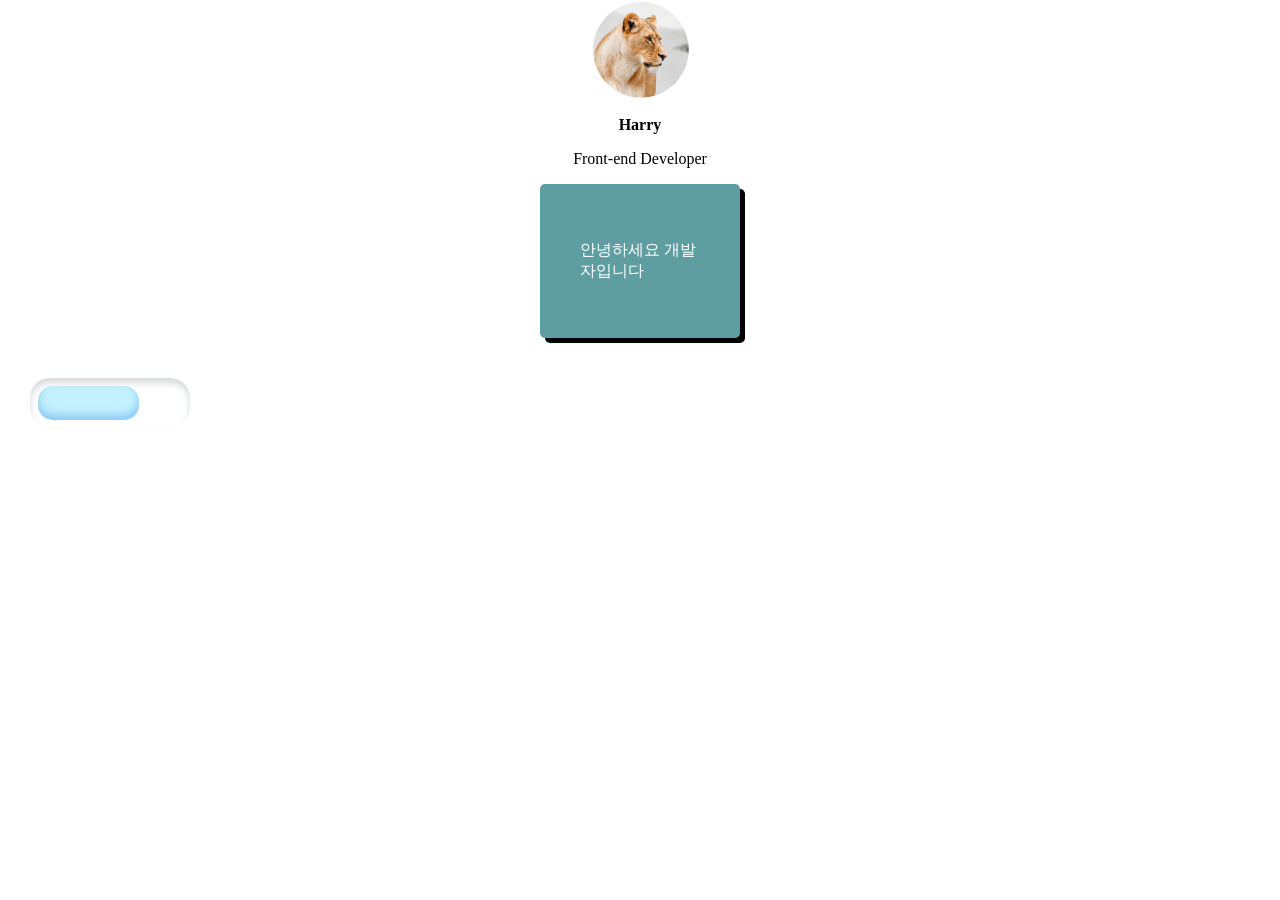
<file: html/index.html>
<!DOCTYPE html>
<html>

<head>
    <meta charset="UTF-8">
    <title>Document</title>
    <link href="css/main.css" rel="stylesheet">
</head>

<body>

    <img src="lion.png" class="profile">
    <h3 class="title">Harry</h3>
    <p class="content">Front-end Developer</p>
    <div class="box">
        <p>안녕하세요 개발자입니다</p>
    </div>

    <progress value="0.7" style="margin: 30px;"></progress>

    <style>
       progress {
            -webkit-appearance: none;
            appearance: none;
        }

        progress::-webkit-progress-bar {
            background-color: white;
            border-radius: 20px;
            height: 50px;
            padding: 8px;
            box-shadow: inset 0 5px 7px rgb(214, 218, 221);
        }

        progress::-webkit-progress-value {
            background-color: rgb(196, 242, 252);
            border-radius: 15px;
            box-shadow: inset 0 -5px 10px rgb(137, 199, 246)
        }
    </style>

</body>
</file>
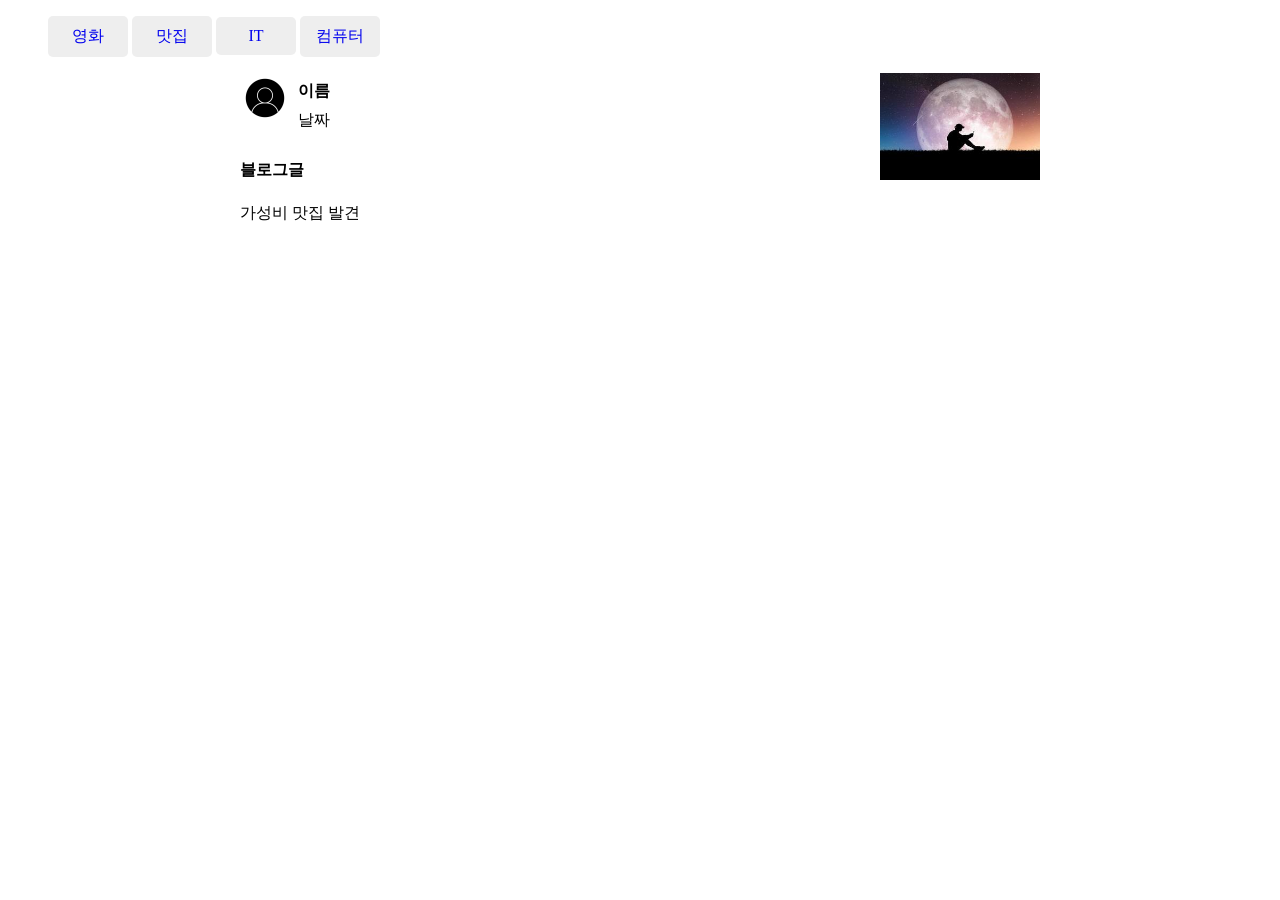
<file: html/blog.html>
<!DOCTYPE html>
<html>
<head>
    <meta charset="UTF-8">
    <title>Document</title>
    <link href="css/blog.css" rel="stylesheet">
</head>
<body>
    
    <nav>
        <ul class="navbar">
            <li><a href="#">영화</a></li>
            <li><a href="#">맛집</a></li>
            <li><a href="#">IT</a></li>
            <li><a href="#">컴퓨터</a></li>
        </ul>
    </nav>
    
    
    
    
    <div class="container">
        <div class="blog-content">
            <div>
                <img src="profile.jpg" class="blog-profile">
                <div class="blog-name">
                   <h4 style="margin: 8px">이름</h4>
                   <p style="margin: 8px">날짜</p>
                </div>
            </div>
            <div style="clear: both"></div>
            <div style="margin-top: 10px">
                <h4>블로그글</h4>
                <p>가성비 맛집 발견</p>
            </div>
        </div>
        <div class="blog-img">
            <img src="sittingman.jpg" style="width: 100%">
        </div>
    </div>
</body>
</file>
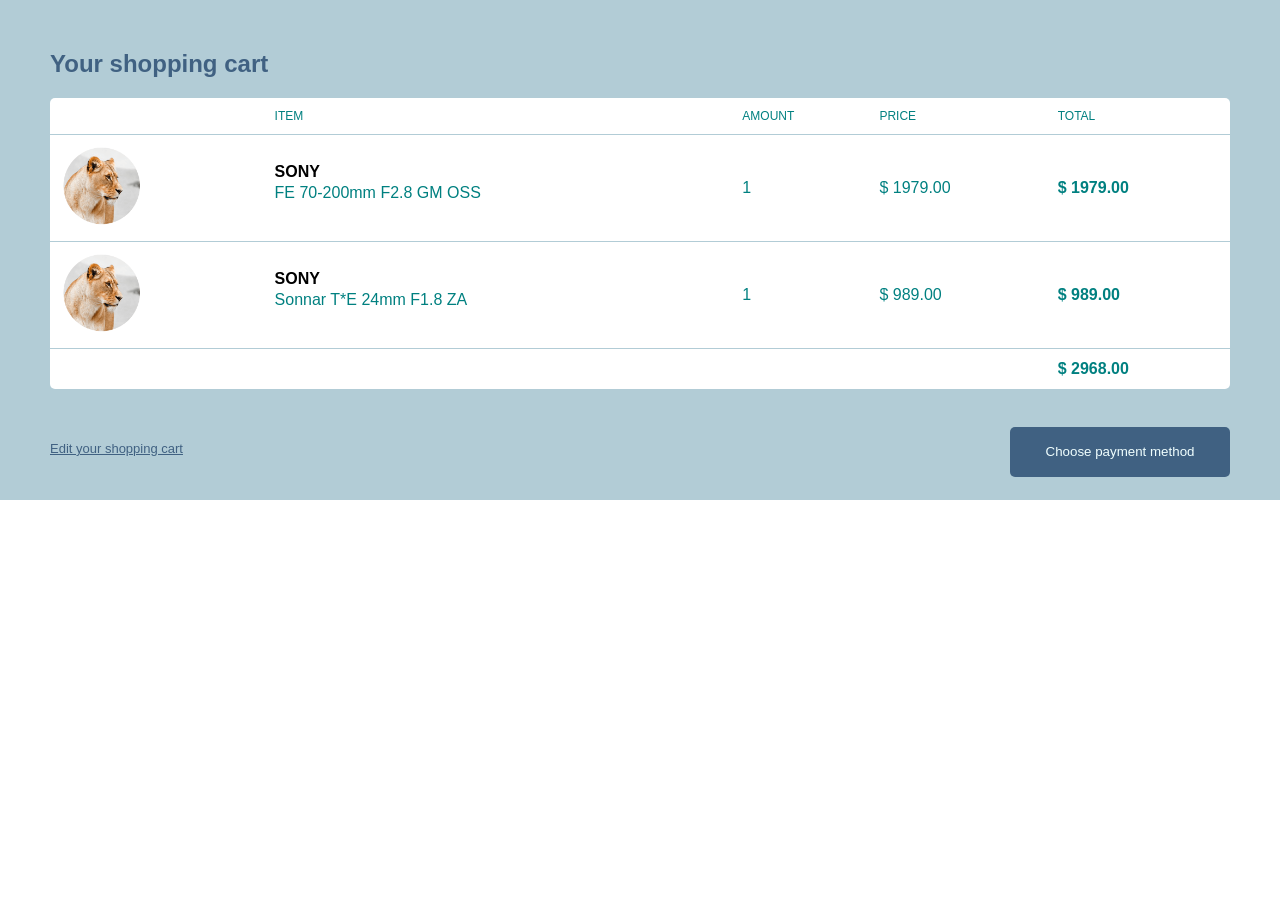
<file: html/cart.html>
<!DOCTYPE html>
<html>
<head>
    <meta charset="UTF-8">
    <title>Document</title>
    <link href="css/cart.css" rel="stylesheet">
</head>
<body>
    <div class="cart-background">
        <h2 class="title">Your shopping cart</h3>
        <table class="table">
            <tr style="font-size: 12px;">
                <td></td>
                <td><p>ITEM</p></td>
                <td><p>AMOUNT</p></td>
                <td><p>PRICE</p></td>
                <td><p>TOTAL</p></td>
            </tr>
            <tr>
                <td><img src="lion.png"></td>
                <td><p class="sony" style="padding: 0">SONY</p><p style="padding-top: 3px">FE 70-200mm F2.8 GM OSS</p></td>
                <td><p>1</p></td>
                <td><p>$ 1979.00</p></td>
                <td class="price"><p>$ 1979.00</p></td>
            </tr>
            <tr>
                <td><img src="lion.png"></td>
                <td><p class="sony" style="padding: 0">SONY</p><p style="padding-top: 3px">Sonnar T*E 24mm F1.8 ZA</p></td>
                <td><p>1</p></td>
                <td><p>$ 989.00</p></td>
                <td class="price"><p>$ 989.00</p></td>
            </tr>
            <tr>
                <td colspan='4'></td>
                <td class="price"><p>$ 2968.00</p></td>
            </tr>
        </table>
        
        <div>
            <a href="https://naver.com">Edit your shopping cart</a>
        </div>

        <button class="payment">Choose payment method</button>

    </div>



</body>
</html>
</file>
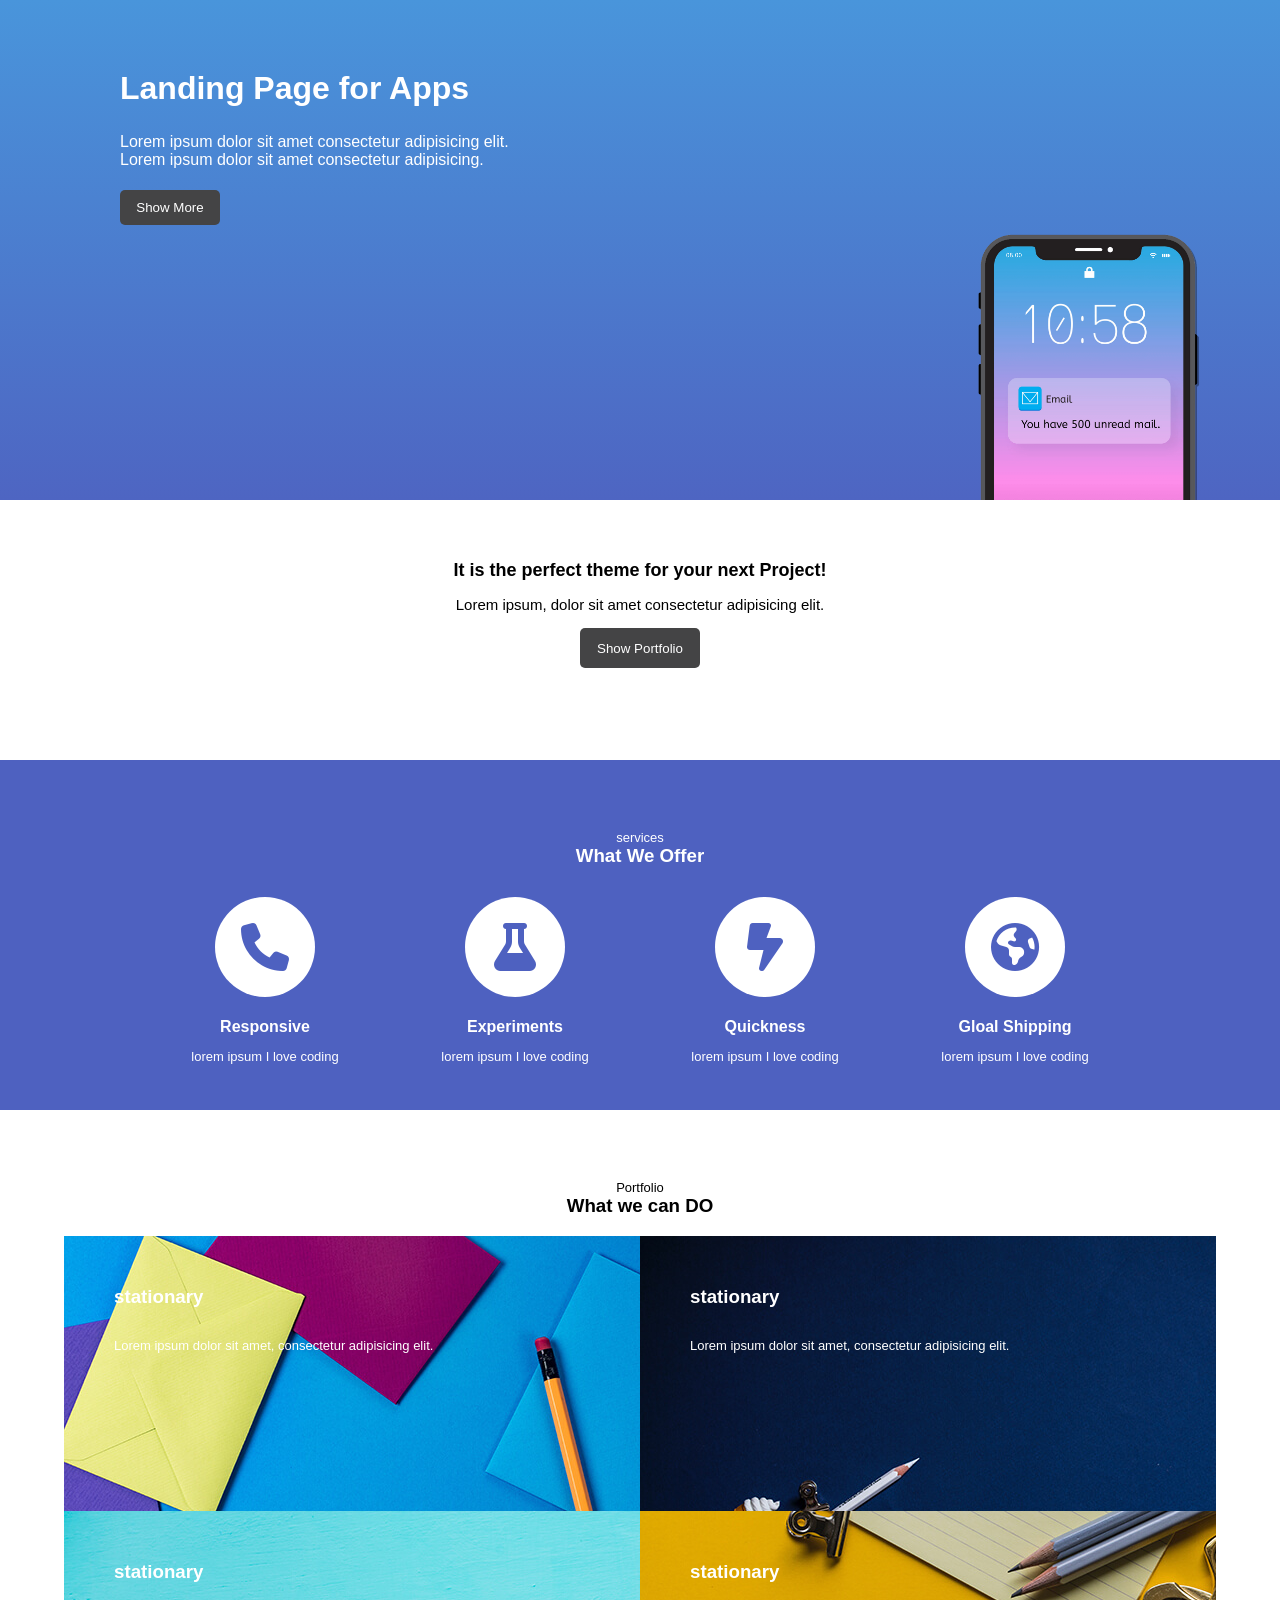
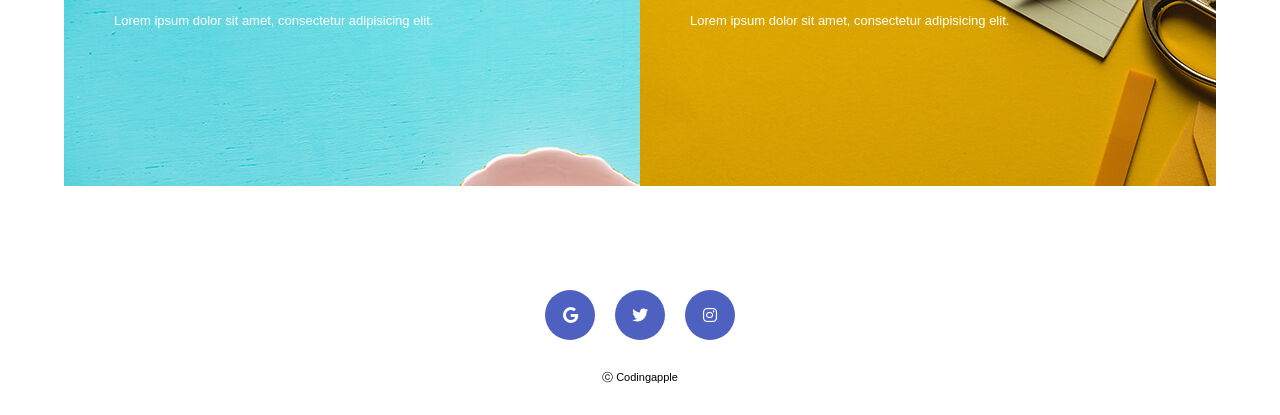
<file: html/LandingPage.html>
<!DOCTYPE html>
<html lang="en">

<head>
    <meta charset="UTF-8">
    <meta name="viewport" content="width=device-width, initial-scale=1.0">
    <title>Document</title>
    <link href="css/LandingPage.css" rel="stylesheet">
    <link href="fontawesome/css/all.min.css" rel="stylesheet">
</head>

<body>
    <div class="header">
        <h1 class="landing-header">Landing Page for Apps</h1>
        <p class="landing-sub">Lorem ipsum dolor sit amet consectetur adipisicing elit.<br>Lorem ipsum dolor sit amet
            consectetur adipisicing.</p>
        <button class="landing-button">Show More</button>
        <img src="img/iphone.png">
    </div>

    <div class="middle-white">
        <h4>It is the perfect theme for your next Project!</h4>
        <p>Lorem ipsum, dolor sit amet consectetur adipisicing elit.</p>
        <button>Show Portfolio</button>
    </div>

    <div class="service">
        <p>services</p>
        <h3>What We Offer</h3>
        <div class="section-container">
            <div class="section">
                <i class="fa-solid fa-phone fa-3x"></i>
                <h4>Responsive</h4>
                <p>lorem ipsum I love coding</p>
            </div>
            <div class="section">
                <i class="fa-solid fa-flask fa-3x"></i>
                <h4>Experiments</h4>
                <p>lorem ipsum I love coding</p>
            </div>
            <div class="section">
                <i class="fa-solid fa-bolt-lightning fa-3x"></i>
                <h4>Quickness</h4>
                <p>lorem ipsum I love coding</p>
            </div>
            <div class="section">
                <i class="fa-solid fa-earth-americas fa-3x"></i>
                <h4>Gloal Shipping</h4>
                <p>lorem ipsum I love coding</p>
            </div>
        </div>
    </div>
    <div style="float: none; clear:both"></div>

    <div class="portfolio">
        <p>Portfolio</p>
        <h3>What we can DO</h3>
        <div class="photo">
            <div class="content content-1">
                <h3>stationary</h3>
                <p>Lorem ipsum dolor sit amet, consectetur adipisicing elit.</p>
            </div>
            <div class="content content-2">
                <h3>stationary</h3>
                <p>Lorem ipsum dolor sit amet, consectetur adipisicing elit.</p>
            </div>
            <div class="content content-3">
                <h3>stationary</h3>
                <p>Lorem ipsum dolor sit amet, consectetur adipisicing elit.</p>
            </div>
            <div class="content content-4">
                <h3>stationary</h3>
                <p>Lorem ipsum dolor sit amet, consectetur adipisicing elit.</p>
            </div>
        </div>
    </div>
    <div style="float: none; clear:both"></div>

    <div class="social">
        <div class="icon-box">
            <div class="icon">
                <i class="fab fa-google"></i>
            </div>
            <div class="icon">
                <i class="fab fa-twitter"></i>
            </div>
            <div class="icon">
                <i class="fab fa-instagram"></i>
            </div>
        </div>
    </div>

    <p class="last">ⓒ Codingapple</p>


</body>

</html>
</file>
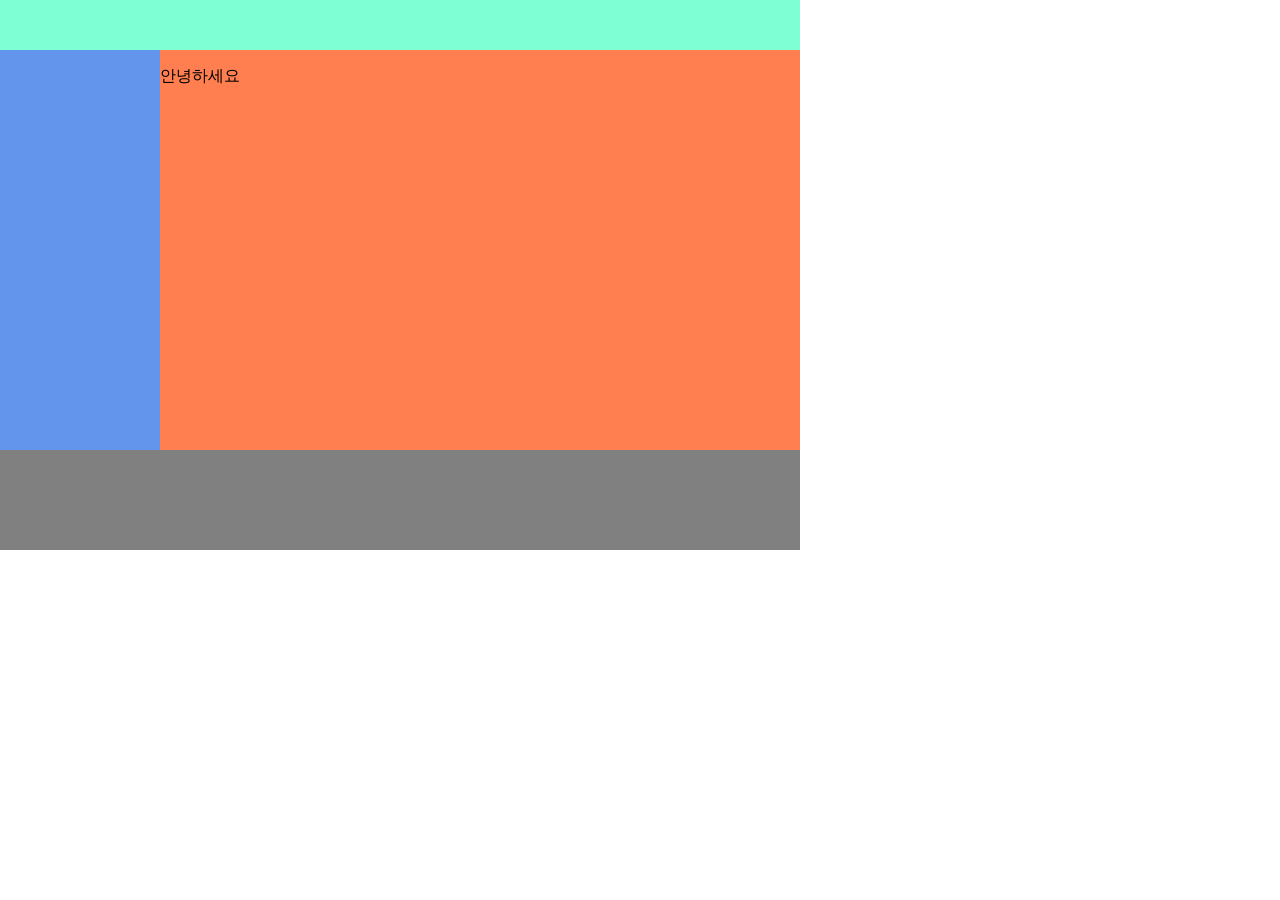
<file: html/layout1.html>
<!DOCTYPE html>
<html>
<head>
    <meta charset="UTF-8">
    <title>Document</title>
    <link href="css/main.css" rel="stylesheet">
</head>
<body>

    <div class="container">
        <div class="header"></div>
        <div class="left-menu"></div><!--
     --><div class="right">
         <p>안녕하세요</p>
        </div>
        <div class="footer"></div>
    </div>

</body>
</html>
</file>
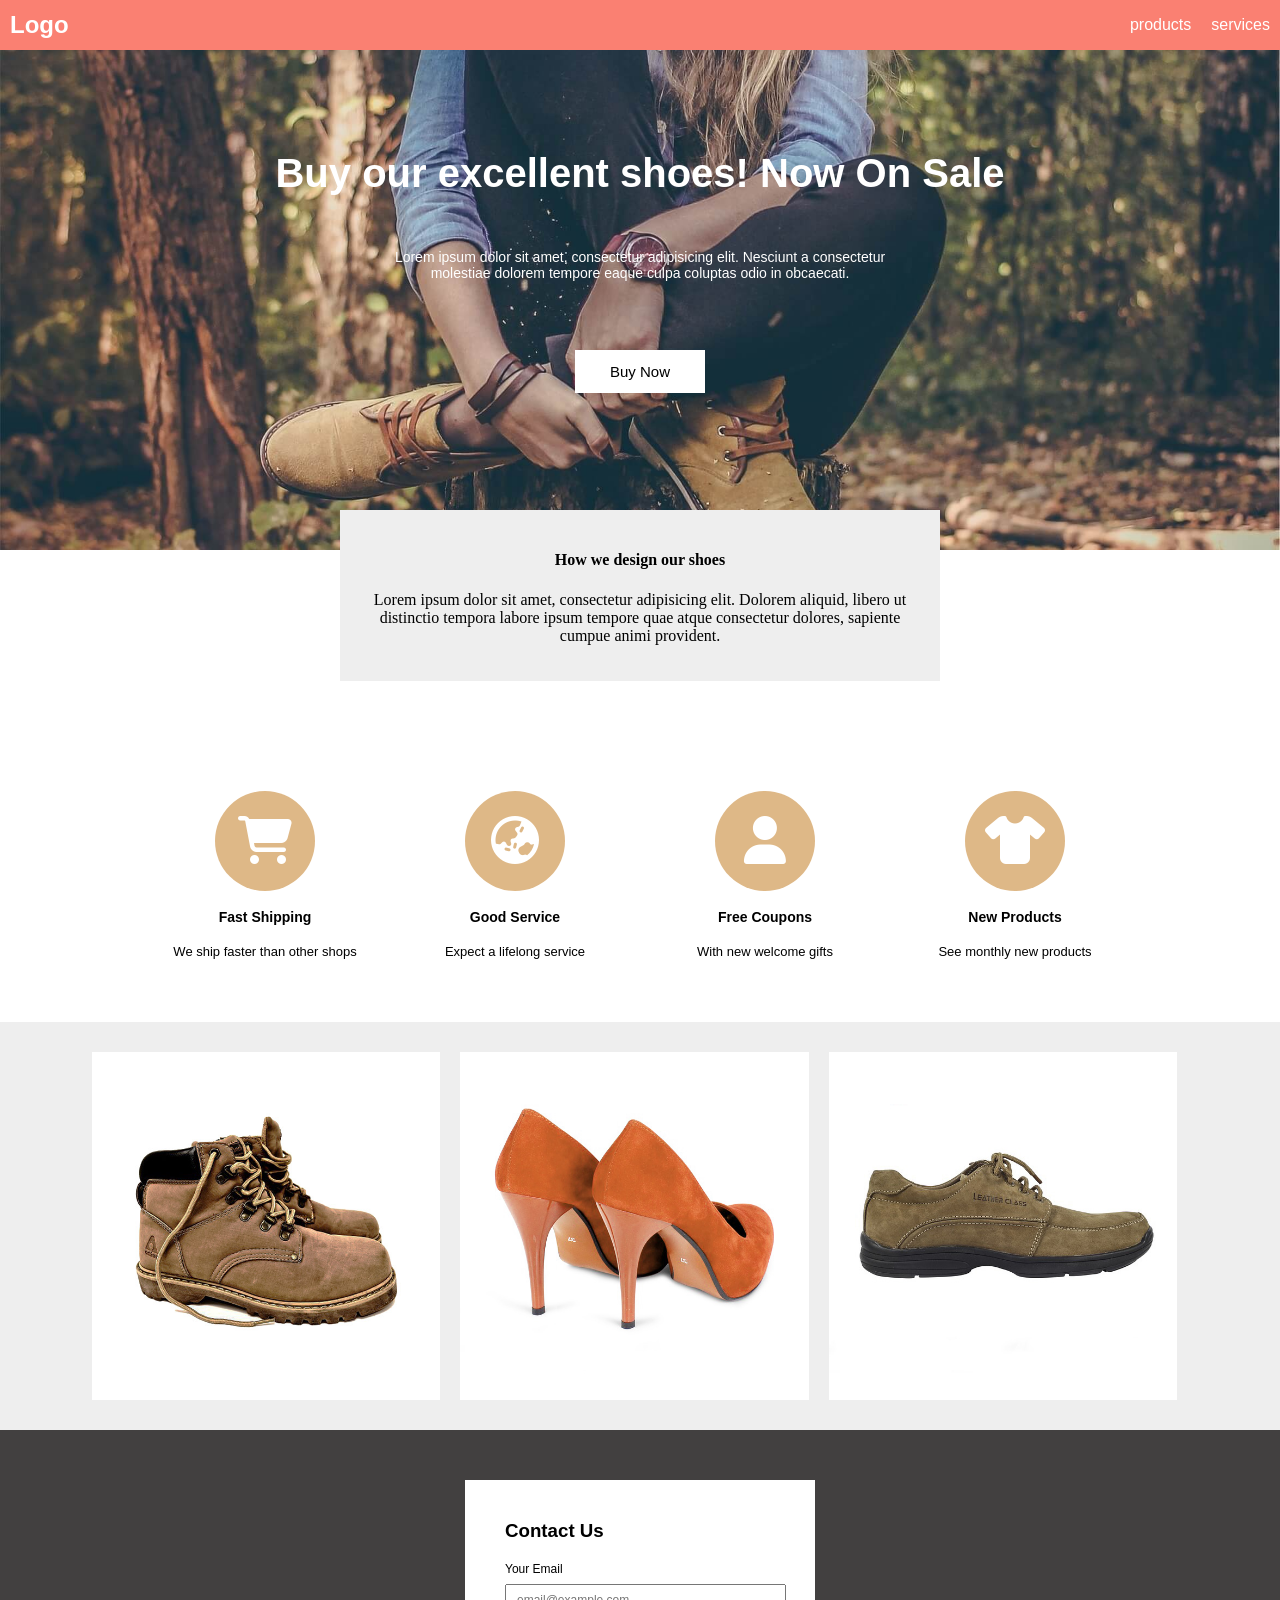
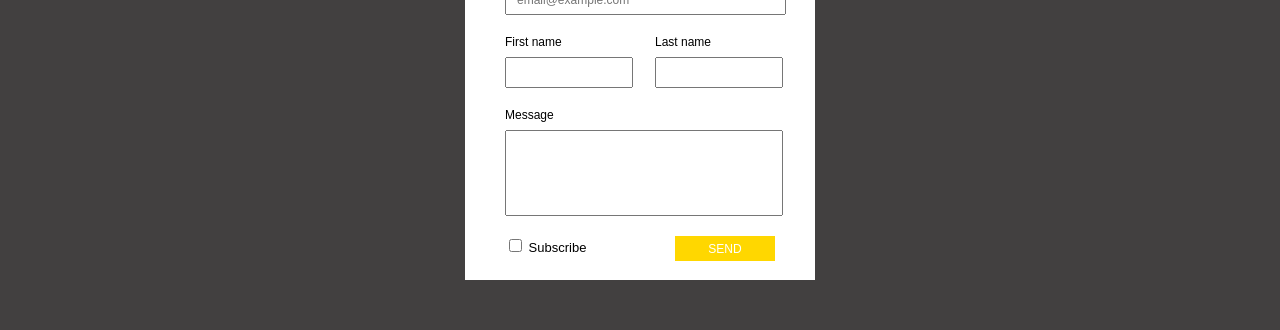
<file: html/layout2.html>
<!DOCTYPE html>
<html>

<head>
    <meta charset="UTF-8">
    <title>Document</title>
    <link href="css/main.css" rel="stylesheet">
    <meta name="viewport" content="width=device-width, initial-scale=1.0">
    <link rel="stylesheet" href="fontawesome/css/all.min.css">
</head>

<body>

    <div class="menu">
        <div class="menu-flex">
            <h2 class="menu-text">Logo</h2>
        </div>
        <div class="menu-flex"></div>
        <div class="menu-flex" style="display: flex">
            <div>
                <p class="menu-text text-small">products</p>
            </div>
            <div>
                <p class="menu-text text-small">services</p>
            </div>
        </div>
    </div>

    <div class="main-background">
        <h4 class="main-title">Buy our excellent shoes! Now On Sale</h4>
        <p class="main-content-1">Lorem ipsum dolor sit amet, consectetur adipisicing elit. Nesciunt a consectetur
            molestiae dolorem tempore eaque culpa coluptas odio in obcaecati.</p>
        <button class="main-button">Buy Now</button>
    </div>

    <div class="explain-box">
        <h4>How we design our shoes</h4>
        <p>Lorem ipsum dolor sit amet, consectetur adipisicing elit. Dolorem aliquid, libero ut distinctio tempora
            labore ipsum tempore quae atque consectetur dolores, sapiente cumpue animi provident.</p>
    </div>

    <div class="main-container">
        <div class="nav-bar">
            <i class="fas fa-shopping-cart fa-3x"></i>
            <h4>Fast Shipping</h4>
            <p>We ship faster than other shops</p>
        </div>
        <div class="nav-bar">
            <i class="fas fa-globe-asia fa-3x"></i>
            <h4>Good Service</h4>
            <p>Expect a lifelong service</p>
        </div>
        <div class="nav-bar">
            <i class="fas fa-user fa-3x"></i>
            <h4>Free Coupons</h4>
            <p>With new welcome gifts</p>
        </div>
        <div class="nav-bar">
            <i class="fas fa-tshirt fa-3x"></i>
            <h4>New Products</h4>
            <p>See monthly new products</p>
        </div>
        <div style="float: none; clear:both"></div>
    </div>

    <div class="shop-bg">
        <div class="shop-container">
            <div class="shop-item">
                <div style="position: relative">
                    <div class="overlay"></div>
                    <img src="img/product1.jpg">
                </div>
            </div>
            <div class="shop-item">
                <div style="position:relative; overflow: hidden;" class="product2">
                    <div class="overlay2">
                        <h2>$60</h2>
                        <p>인기상품</p>
                    </div>
                    <img src="img/product2.jpg">
                </div>
            </div>
            <div class="shop-item">
                <img src="img/product3.jpg">
            </div>
        </div>
    </div>

    <div class="background">
        <div class="main-content">
            <div>
                <h3 class="contact">Contact Us</h3>
            </div>
            <div>
                <p class="name">Your Email</p>
                <form>
                    <input type="email" placeholder="email@example.com" class="sub-email">
                </form>
            </div>


            <div class="name-box">
                <div>
                    <p class="name">First name</p>
                    <form>
                        <input type="text" class="input-name">
                    </form>
                </div>
                <div>
                    <p class="name">Last name</p>
                    <form>
                        <input type="text" class="input-name">
                    </form>
                </div>
            </div>



            <div>
                <p class="name">Message</p>
                <form>
                    <input type="text" class="message-box">
                </form>
            </div>



            <div>
                <form class="subscribe">
                    <input type="checkbox"> Subscribe
                </form>
            </div>



            <button type="submit" class="send">SEND</button>
        </div>
    </div>


</body>

</html>
</file>
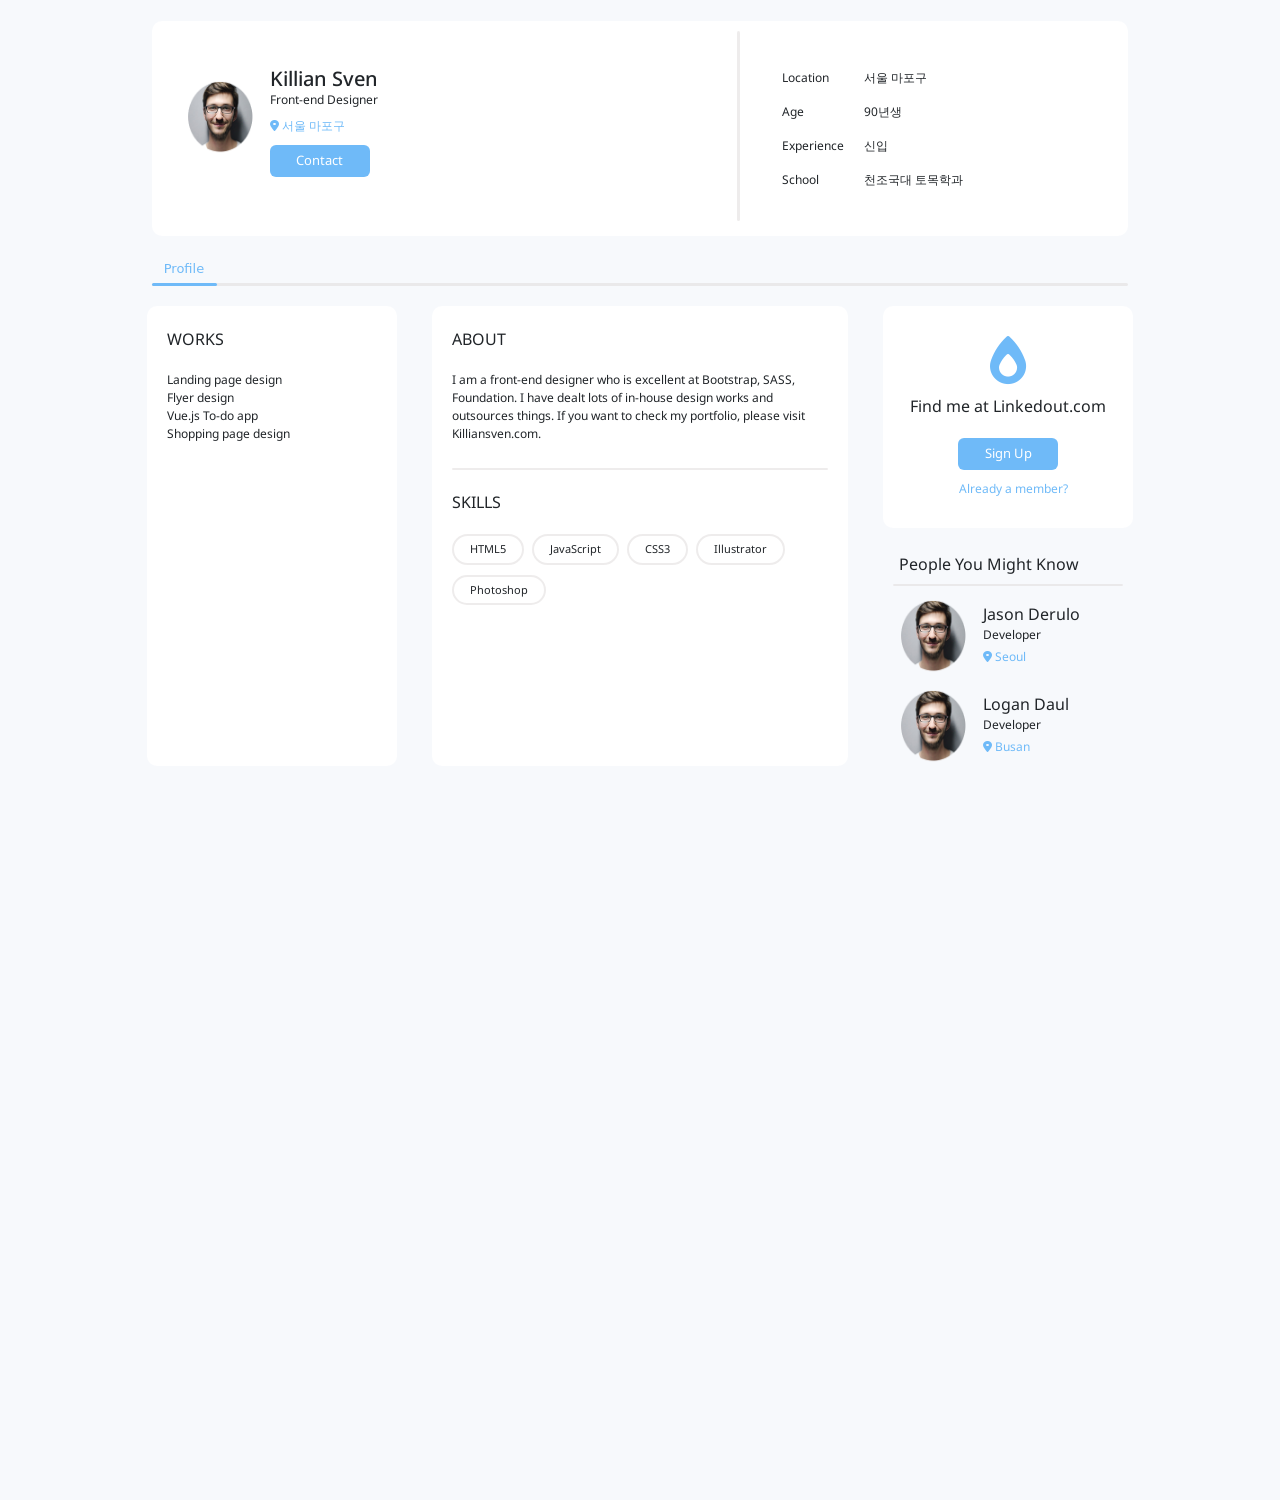
<file: html/SNSprofile.html>
<!DOCTYPE html>
<html lang="en">

<head>
    <meta charset="UTF-8">
    <meta name="viewport" content="width=device-width, initial-scale=1.0">
    <title>Document</title>
    <link rel="preconnect" href="https://fonts.googleapis.com">
    <link rel="preconnect" href="https://fonts.gstatic.com" crossorigin>
    <link href="https://fonts.googleapis.com/css2?family=Noto+Sans:ital,wght@0,100..900;1,100..900&display=swap"
        rel="stylesheet">
    <link href="https://cdn.jsdelivr.net/npm/bootstrap@5.3.7/dist/css/bootstrap.min.css" rel="stylesheet"
        integrity="sha384-LN+7fdVzj6u52u30Kp6M/trliBMCMKTyK833zpbD+pXdCLuTusPj697FH4R/5mcr" crossorigin="anonymous">
    <link href="fontawesome/css/all.min.css" rel="stylesheet">
    <link href="css/SNSprofile.css" rel="stylesheet">
</head>

<body>
    <div class="base-background container-fluid" style="padding: 1px;">
        <div class="row">
            <div class="white-box col-9" style="padding-bottom: 1px;">
                <div class="row d-md-flex">
                    <div class="header-main col-md-7 ms-md-3 mt-md-3">
                        <img src="profile-pic.png" alt="profile-picture">
                        <div>
                            <h3>Killian Sven</h3>
                            <p>Front-end Designer</p>
                            <div class="location">
                                <i class="fa-solid fa-location-dot"></i> 서울 마포구
                            </div>
                            <button type="button" class="btn btn-primary btn-blue"
                                style="background-color: #6fbaf8; border: none;">Contact</button>
                        </div>
                    </div>
                    <div class="divide-line-column d-none d-md-block"></div>
                    <div class="header-sub col-md-4 mt-md-5">
                        <div class="header-title">
                            <p>Location</p>
                            <p>Age</p>
                            <p>Experience</p>
                            <p>School</p>
                        </div>
                        <div class="header-info">
                            <p>서울 마포구</p>
                            <p>90년생</p>
                            <p>신입</p>
                            <p>천조국대 토목학과</p>
                        </div>
                    </div>
                </div>
            </div>
        </div>


        <div class="row justify-content-center">
            <div class="col-9 bar">
                <div class="bar-line"></div>
                <span>Profile</span>
                <div class="bar-line-selected"></div>
            </div>
        </div>

        <div class="row justify-content-center">
            <div class="col-9" style="padding: 0;">
                <div class="row gap-md-1">
                    <div class="white-box col-md-3"
                        style="margin-bottom: 0; padding-top: 1px; padding-bottom: 1px; padding-left: 10px;">
                        <div class="title-text">WORKS</div>
                        <div class="sub-text">Landing page design<br>Flyer design<br>Vue.js To-do app<br>Shopping page
                            design
                        </div>
                    </div>

                    <div class="white-box col-md-5 ms-md-4 me-md-4"
                        style="margin-bottom: 0;  padding-top: 1px; padding-bottom: 1px; padding-left: 10px; padding-right: 10px;">
                        <div class="title-text">
                            <p>ABOUT</p>
                        </div>
                        <div class="sub-text">
                            <p>I am a front-end designer who is excellent at Bootstrap, SASS, Foundation. I have
                                dealt lots of in-house design works and outsources things. If you want to check my
                                portfolio,
                                please
                                visit Killiansven.com.</p>
                        </div>
                        <div class="divide-line"></div>
                        <div class="title-text">
                            <p>SKILLS</p>
                        </div>
                        <div class="sub-text">
                            <span>HTML5</span>
                            <span>JavaScript</span>
                            <span>CSS3</span>
                            <span>Illustrator</span>
                            <span>Photoshop</span>
                        </div>
                    </div>

                    <div class="col-md-3" style="padding: 0;  margin-left: auto; margin-right: auto;">
                        <div class="white-box sign-footer">
                            <i class="fa-solid fa-fire-flame-simple fa-3x"></i>
                            <p class="title-text" style="margin: 0;">Find me at Linkedout.com</p>
                            <button type="button" class="btn btn-primary btn-blue"
                                style="background-color: #6fbaf8; border: none; margin-bottom: 0">Sign Up</button>
                            <p class="location" style="padding-bottom: 25px;">Already a member?</p>
                        </div>
                        <div class="gray-box d-none d-md-block">
                            <p class="sub-text fs-6 mt-4 ms-3 mb-2">People You Might Know</p>
                            <div class="divide-line"></div>
                            <div class="d-flex">
                                <img src="profile-pic.png" alt="profile-picture">
                                <div>
                                    <p class="title-text mt-3 mb-0">Jason Derulo</p>
                                    <p class="sub-text mb-1">Developer</p>
                                    <div class="location">
                                        <i class="fa-solid fa-location-dot"></i> Seoul
                                    </div>
                                </div>
                            </div>
                            <div class="d-flex">
                                <img src="profile-pic.png" alt="profile-picture">
                                <div>
                                    <p class="title-text mt-3 mb-0">Logan Daul</p>
                                    <p class="sub-text mb-1">Developer</p>
                                    <div class="location">
                                        <i class="fa-solid fa-location-dot"></i> Busan
                                    </div>
                                </div>
                            </div>
                            <div></div>
                        </div>
                    </div>
                </div>
            </div>


        </div>




        <script src="https://cdn.jsdelivr.net/npm/bootstrap@5.3.7/dist/js/bootstrap.bundle.min.js"
            integrity="sha384-ndDqU0Gzau9qJ1lfW4pNLlhNTkCfHzAVBReH9diLvGRem5+R9g2FzA8ZGN954O5Q"
            crossorigin="anonymous"></script>
</body>

</html>
</file>
<file: html/css/main.css>
body {
    margin: 0
}

div {
    box-sizing: border-box;
}

.profile {
    width: 100px;
    display: block;
    margin-left: auto;
    margin-right: auto
}

.title {
    text-align: center;
    font-size: 16px;
}

.content {
    text-align: center
}

.box {
    width: 200px;
    background: cadetblue;
    margin: 10px;
    padding: 40px;
    border-radius: 5px;
    margin-left: auto;
    margin-right: auto;
    color: white;
    box-shadow: 5px 5px black
}

.container {
    width: 800px;
}

.header {
    width: 100%;
    height: 50px;
    background: aquamarine
}

.left-menu {
    width: 20%;
    height: 400px;
    background: cornflowerblue;
    display: inline-block;
    vertical-align: top
}

.right {
    width: 80%;
    height: 400px;
    background: coral;
    display: inline-block
}

.footer {
    width: 100%;
    height: 100px;
    background: grey;
}

.main-background {
    width: 100%;
    height: 500px;
    background-image: url(../img/shoes.jpg);
    background-size: cover;
    background-repeat: no-repeat;
    background-position: center;
    padding: 1px;
    color: white;
    text-align: center;
    position: relative;
}

.main-title {
    color: white;
    font-size: 40px;
    margin-top: 100px;
    text-align: center;
    font-family: Arial, Helvetica, sans-serif;
}

.main-content-1 {
    font-family: Arial, Helvetica, sans-serif;
    width: 500px;
    margin: auto;
    font-size: 14px
}


.main-button {
    padding: 13px;
    font-size: 15px;
    background: white;
    border: none;
    position: absolute;
    left: 0;
    right: 0;
    margin: auto;
    width: 130px;
    top: 300px
}

.explain-box {
    width: 80%;
    max-width: 600px;
    margin: auto;
    padding: 20px;
    text-align: center;
    background-color: #eee;
    position: relative;
    top: -40px;
}

.main-container i {
    background-color: burlywood;
    width: 100px;
    height: 100px;
    border-radius: 50px;
    padding-top: 25px;
    box-sizing: border-box;
    color: white;
    margin-top: 20px;
}

.menu {
    background-color: salmon;
    width: 100%;
    height: 50px;
    display: flex;
    justify-content: space-between;
    align-items: center;
}

.menu-text {
    color: white;
    font-family: Arial, Helvetica, sans-serif;
}

.menu-flex {
    margin-left: 10px;
    margin-right: 10px;
    gap: 20px;
}

.text-small {
    font-size: 16px
}

.shop-bg {
    background-color: #eee;
    padding: 20px;
}

.shop-container {
    display: flex;
    width: 90%;
    margin: auto;
}

.shop-item {
    width: 33%;
    padding: 10px;
}

.shop-item img {
    width: 100%;
    display: block;
}

.overlay {
    position: absolute;
    width: 100%;
    height: 100%;
    background: rgba(0,0,0,0.5);
    opacity: 0;
    transition: all 1s;
}

.overlay:hover {
    opacity: 1;
}

.overlay2 {
    position: absolute;
    bottom: -100%;
    width: 100%;
    height: 100%;
    background: rgba(0,0,0,0.5);
    opacity: 1;
    transition: all 1s;
}

.product2:hover .overlay2{
    transform: translateY(-50%);
}

.overlay2 h2 {
    color: white;
    padding: 0 0 0 10%;
    margin-top: 10%;
    margin-bottom: 0;
}

.overlay2 p {
    color: white;
    padding: 0 0 0 9%;
    font-size: 10px;
    margin-top: 3px
}

.main-container {
    width: 80%;
    max-width: 1000px;
    margin: auto;
    margin-top: 50px;
    margin-bottom: 50px;
}

.nav-bar {
    float: left;
    width: 25%;
    text-align: center;
    font-family: Arial, Helvetica, sans-serif;
}

.nav-bar h4 {
    font-size: 14px
}

.nav-bar p {
    font-size: 13px;
}

.background {
    width: 100%;
    height: 500px;
    background-color: rgb(66, 64, 64)
}

.main-content {
    width: 350px;
    height: 400px;
    background: white;
    margin: auto;
    position: relative;
    top: 50px;
    padding: 40px
}

.contact {
    margin: 0;
    font-family: Arial, Helvetica, sans-serif;
}

.name {
    margin-top: 20px;
    margin-bottom: 8px;
    font-family: Arial, Helvetica, sans-serif;
    font-size: 12px;
}

.sub-email {
    width: 98%;
    height: 25px;
    padding-left: 10px
}

input::placeholder {
    font-size: 12px;
}

.input-name {
    width: 100%;
    height: 25px;
}

.name-box {
    display: flex;
    gap: 30px
}

.message-box {
    width: 100%;
    height: 80px;
}

.subscribe {
    margin-top: 20px;
    font-size: 13px;
    font-family: Arial, Helvetica, sans-serif;
    float: left
}

.send {
    float: right;
    margin-top: 20px;
    width: 100px;
    font-size: 12px;
    height: 25px;
    border: none;
    background-color: gold;
    color: white;
    margin-right: 0
}

@media screen and (max-width: 1200px) {
    .nav-bar {
        width: 50%
    }

    .main-title {
        font-size: 30px;
    }
}

@media screen and (max-width: 768px) {
    .nav-bar {
        width: 100%
    }
}
</file>
<file: html/css/blog.css>
.container {
    width: 800px;
    margin-left: auto;
    margin-right: auto
}

.blog-content {
    width: 80%;
    height: 200px;
    float: left;
}

.blog-img {
    width: 20%;
    height: 200px;
    float: left;
}

.blog-profile {
    width: 50px;
    display: block;
    float: left;
}

.blog-name {
    float: left;
}

.navbar li {
    display: inline-block;
    width: 60px;
    text-align: center;
    background: #eee;
    padding: 10px;
    border-radius: 5px
}

.navbar a {
    font-size: 16px;
    text-decoration: none
}
</file>
<file: html/css/cart.css>
body {
    margin: 0
}

div {
    box-sizing: border-box;
    font-family: Arial, Helvetica, sans-serif;
}

.cart-background {
    width: 100%;
    background-color: #B2CCD6;
    height: 500px;
    padding: 50px;
}

.title {
    color: #406182;
    margin-top: 0;
    font-family: Arial, Helvetica, sans-serif;
}

img {
    width: 80px;
    height: 80px;
    margin: 10px
}

.table {
    background-color: white;
    border-radius: 5px;
    width: 100%;
    table-layout: auto;
}


table {
    border-collapse: collapse;
    border-style: hidden;
    margin-bottom: 50px;
}

p {
    color: teal;
    margin: 0 5px 0 5px;
    padding-top: 10px;
    padding-bottom: 10px;
}

.sony {
    color: black;
    font-weight: bold;
    margin: 0;
    margin-left: 5px
}

.price {
    color: #406182;
    font-weight: bold;
}

td {
    border-bottom: #B2CCD6 solid 1px;
}

a {
    color:#406182;
    font-size: 13px;
}


.payment {
    background-color: #406182;
    float: right;
    border: 0;
    border-radius: 5px;
    height: 50px;
    width: 220px;
    margin-top: -30px;
    color: azure;

}
</file>
<file: html/css/LandingPage.css>
body {
    margin: 0
}

div {
    box-sizing: border-box;
}

p,
h1,
h2,
h3,
h4,
h5,
h6 {
    font-family: Arial, Helvetica, sans-serif;
}

.header {
    width: 100%;
    height: 500px;
    background: linear-gradient(to bottom, #4995DB, #4E65C2);
    position: relative;
}

.landing-header {
    margin: 0;
    color: white;
    padding: 70px 0 0 120px;
}

.landing-sub {
    color: white;
    padding: 10px 0 0 120px;
}

.header button {
    margin: 5px 0 0 120px;
    width: 100px;
    height: 35px;
    background-color: #444445;
    color: white;
    border: none;
    border-radius: 5px;
}

button:hover {
    background-color: #303030;
    box-shadow: 0px 0px 5px 1px rgb(48, 47, 47);
}

.header img {
    width: 20%;
    position: absolute;
    bottom: 0px;
    right: 5%;
}

.middle-white {
    width: 100%;
    height: 200px;
    background-color: white;
    text-align: center;
}

.middle-white h4 {
    margin-top: 60px;
    margin-bottom: 10px;
    font-size: 18px;
}

.middle-white p {
    margin-bottom: 15px;
    padding: 0;
    font-size: 15px;
}

.middle-white button {
    display: block;
    margin: auto;
    width: 120px;
    height: 40px;
    background-color: #444445;
    color: white;
    border: none;
    border-radius: 5px;
}

.service {
    width: 100%;
    height: 350px;
    background-color: #4E61C0;
}

.service>p {
    color: white;
    text-align: center;
    padding-top: 70px;
    margin: 0;
    font-size: 13px;
}

.service h3 {
    color: white;
    text-align: center;
    margin-top: 0;
    padding: 0;
}

.section-container {
    width: 80%;
    margin: auto;
    max-width: 1000px;
    margin-top: 30px;
    margin-bottom: 30px;
    display: flex;
}

.section-container i {
    background-color: white;
    width: 100px;
    height: 100px;
    height: 100px;
    border-radius: 50px;
    color: #4E61C0;
    line-height: 100px;
}

.section {
    width: 25%;
    height: 30px;
    text-align: center;
}

.section h4 {
    color: white;
    text-align: center;
    margin-bottom: 8px;
}

.section p {
    color: white;
    text-align: center;
    font-size: 13px;
}

.portfolio {
    width: 100%;
    height: 700px;
}

.portfolio>p {
    text-align: center;
    padding-top: 70px;
    margin: 0;
    font-size: 13px;
}

.portfolio h3 {
    text-align: center;
    margin-top: 0;
    padding: 0;
}

.photo {
    width: 90%;
    height: 550px;
    margin: 0 auto;
    display: flex;
    flex-wrap: wrap;
}

.content {
    width: 50%;
    height: 50%;
    gap: 0px;
    transition: all 0.6s;
    transition-timing-function: cubic-bezier(ease-out);
}

.content-1:hover {
    box-shadow: 0 0 0 20px white inset;
}

.content-1 {
    background-image: url("../img/portfolio-1.jpg");
}

.content-2 {
    background-image: url(../img/portfolio-2.jpg);
}

.content-3 {
    background-image: url(../img/portfolio-3.jpg);
}

.content-4 {
    background-image: url(../img/portfolio-4.jpg);
}

.content h3 {
    color: white;
    margin: 50px 0 20px 50px;
    text-align: left;
}

.content p {
    color: white;
    font-size: 13px;
    margin: 30px 50px 0 50px;
}

.icon-box {
    display: flex;
    justify-content: center;
    gap: 20px;
    width: 80%;
    margin: auto;
    max-width: 500px;
    margin-top: 80px;
}

.icon i {
    color: white;
    background-color: #4E61C0;
    width: 50px;
    height: 50px;
    border-radius: 50px;
    text-align: center;
    line-height: 50px;
}

.last {
    font-size: 11px;
    margin-top: 30px;
    margin-bottom: 30px;
    text-align: center;
    font-family: Arial, Helvetica, sans-serif;
}


@media screen and (max-width: 768px) {
    .landing-header {
        padding: 10% 0 0 0;
        text-align: center;
    }

    .landing-sub {
        padding: 10px 0 0 0px;
        text-align: center;
        font-size: 14px;
    }

    .header button {
        display: block;
        margin: auto;
    }

    .header img {
        width: 50%;
        max-height: 280px;
        position: absolute;
        right: 25%
    }

    .section-container {
        display: flex;
        flex-direction: column;
        align-items: center;
        gap: 180px;
    }

    .service {
        height: 1000px;
    }

    .section {
        width: 100%;
    }

    .content {
        width: 100%;
    }

    .portfolio {
        height: 1300px;
    }

    .icon-box {
        margin-top: 0px;
    }
}
</file>
<file: html/css/SNSprofile.css>
.base-background {
    background-color: #f7f9fc;
    width: 100%;
    height: 1500px;
}

.white-box {
    background-color: white;
    border-radius: 10px;
    margin: 20px auto;
    font-family: "Noto Sans", sans-serif;
}

.header-main {
    display: flex;
}

.header-main img {
    width: 80px;
    height: 80px;
    margin-top: 40px;
}

.header-main h3 {
    font-size: 20px;
    margin: 30px auto 0 10px;
    margin-left: 10px;
}

.header-main p {
    font-size: 12px;
    margin: 0 auto 8px 10px;
}

.location {
    color: #6fbaf8;
    margin-left: 10px;
    margin-top: 0px;
    font-size: 12px;
}

.btn-blue {
    font-size: 13px;
    margin: 10px;
    width: 100px;
}

.header-sub {
    display: flex;
    margin: 30px 10px;
    font-size: 12px;
}

.header-info {
    margin-left: 20px;
}

.bar {
    position: relative;
    height: 30px;
}

.bar-line {
    height: 3px;
    position: absolute;
    left: 0;
    right: 0;
    bottom: 0;
    background-color: rgba(226, 222, 222, 0.584);
    border-radius: 100px;
}


.bar span {
    font-size: 13px;
    color: #6fbaf8;
}


.bar-line-selected {
    height: 3px;
    position: absolute;
    left: 0;
    width: 65px;
    bottom: 0;
    background-color: #6fbaf8;
    border-radius: 100px;
}

.title-text {
    margin: 20px 10px;
}

.sub-text {
    margin: 0 10px 25px 10px;
    font-size: 12px;
}

.divide-line {
    height: 2px;
    margin: auto 10px;
    background-color: rgba(226, 222, 222, 0.584);
    border-radius: 100px;
}

.sub-text span {
    display: inline-block;
    border: 2px solid rgba(226, 222, 222, 0.584);
    border-radius: 20px;
    padding: 5px 16px;
    font-size: 11px;
    margin-right: 5px;
    margin-bottom: 10px;
}

.sign-footer {
    display: flex;
    flex-direction: column;
    align-items: center;
    gap: 10px;
}

.sign-footer i {
    color: #6fbaf8;
    margin-top: 30px;
}

.sign-footer p {
    margin-bottom: 5px;
}

.gray-box {
    font-family: "Noto Sans", sans-serif;
}

.gray-box img {
    width: 80px;
    height: 80px;
    margin-left: 10px;
    margin-top: 10px;
}

.divide-line-column {
    width: 3px;
    padding: 0px;
    margin-right: 20px;
    height: 190px;
    background-color: rgba(226, 222, 222, 0.584);
    margin-top: 10px;
    border-radius: 10px;
}
</file>
